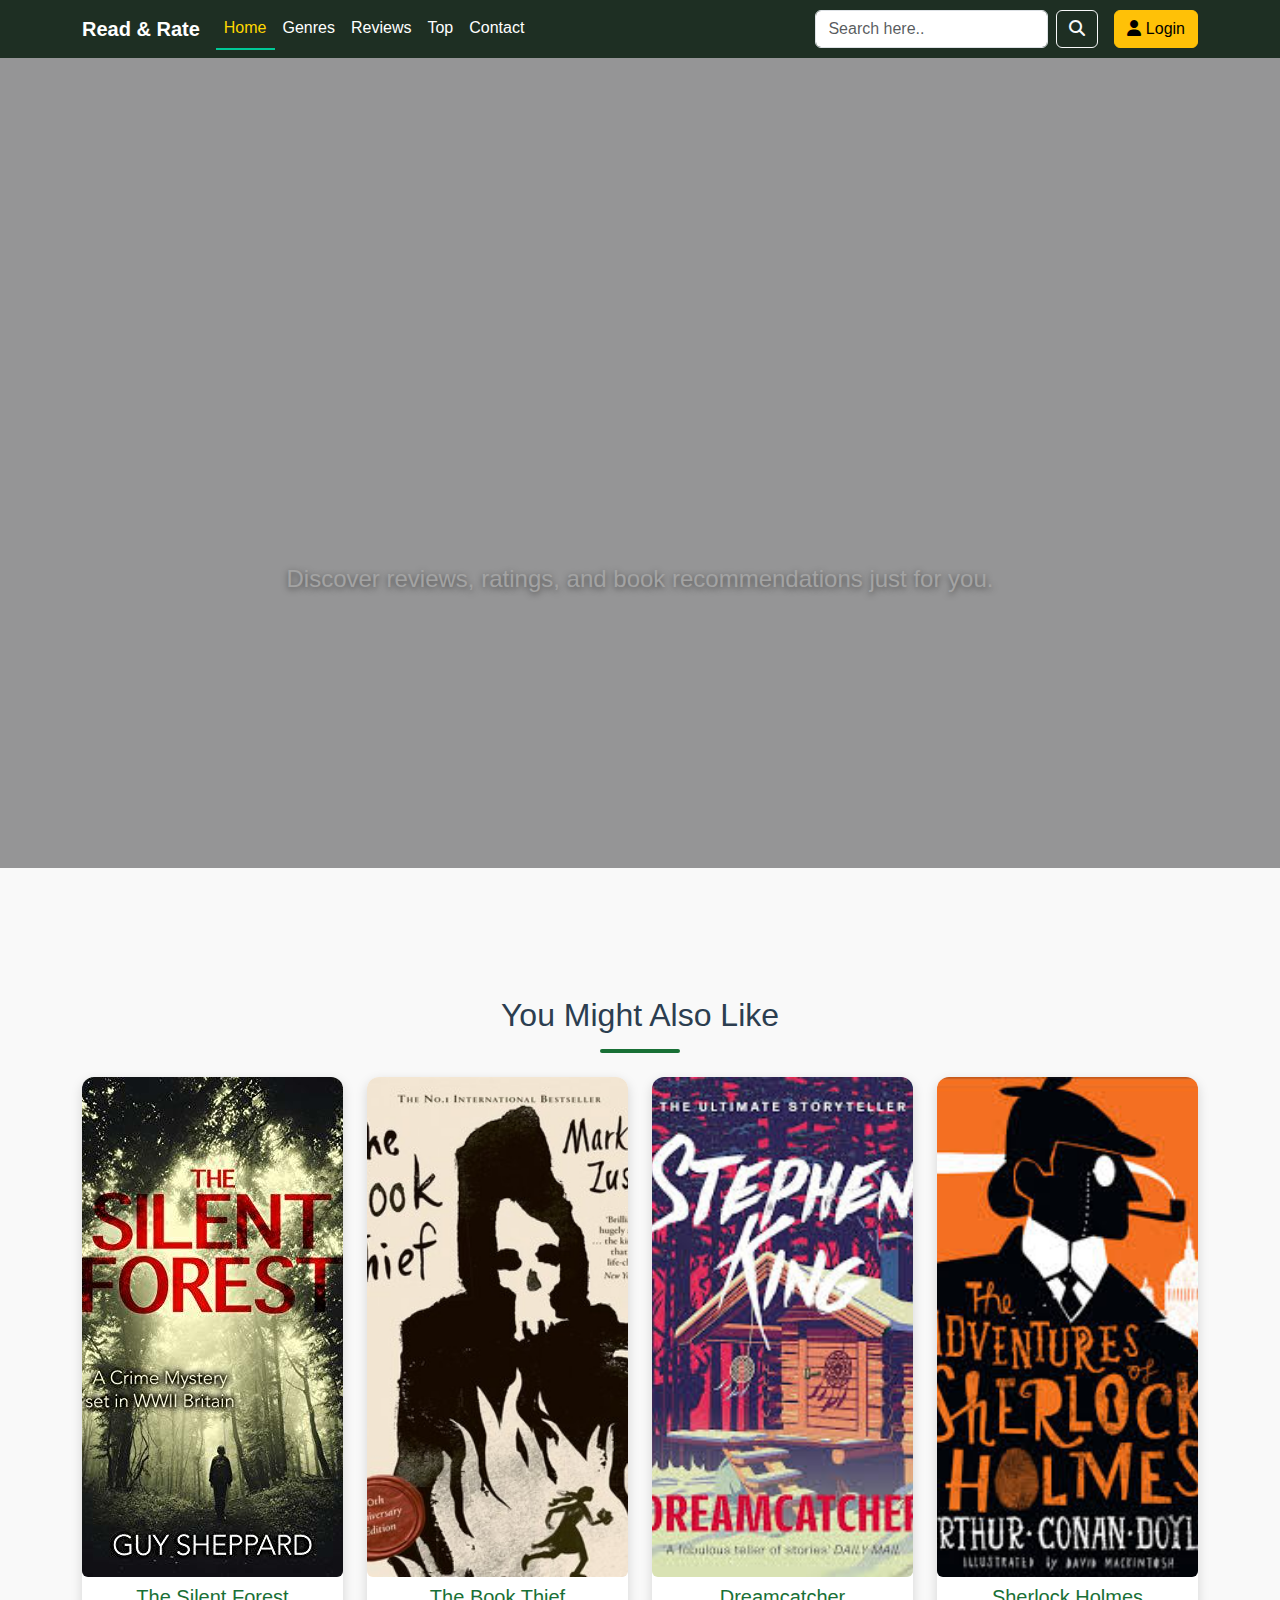
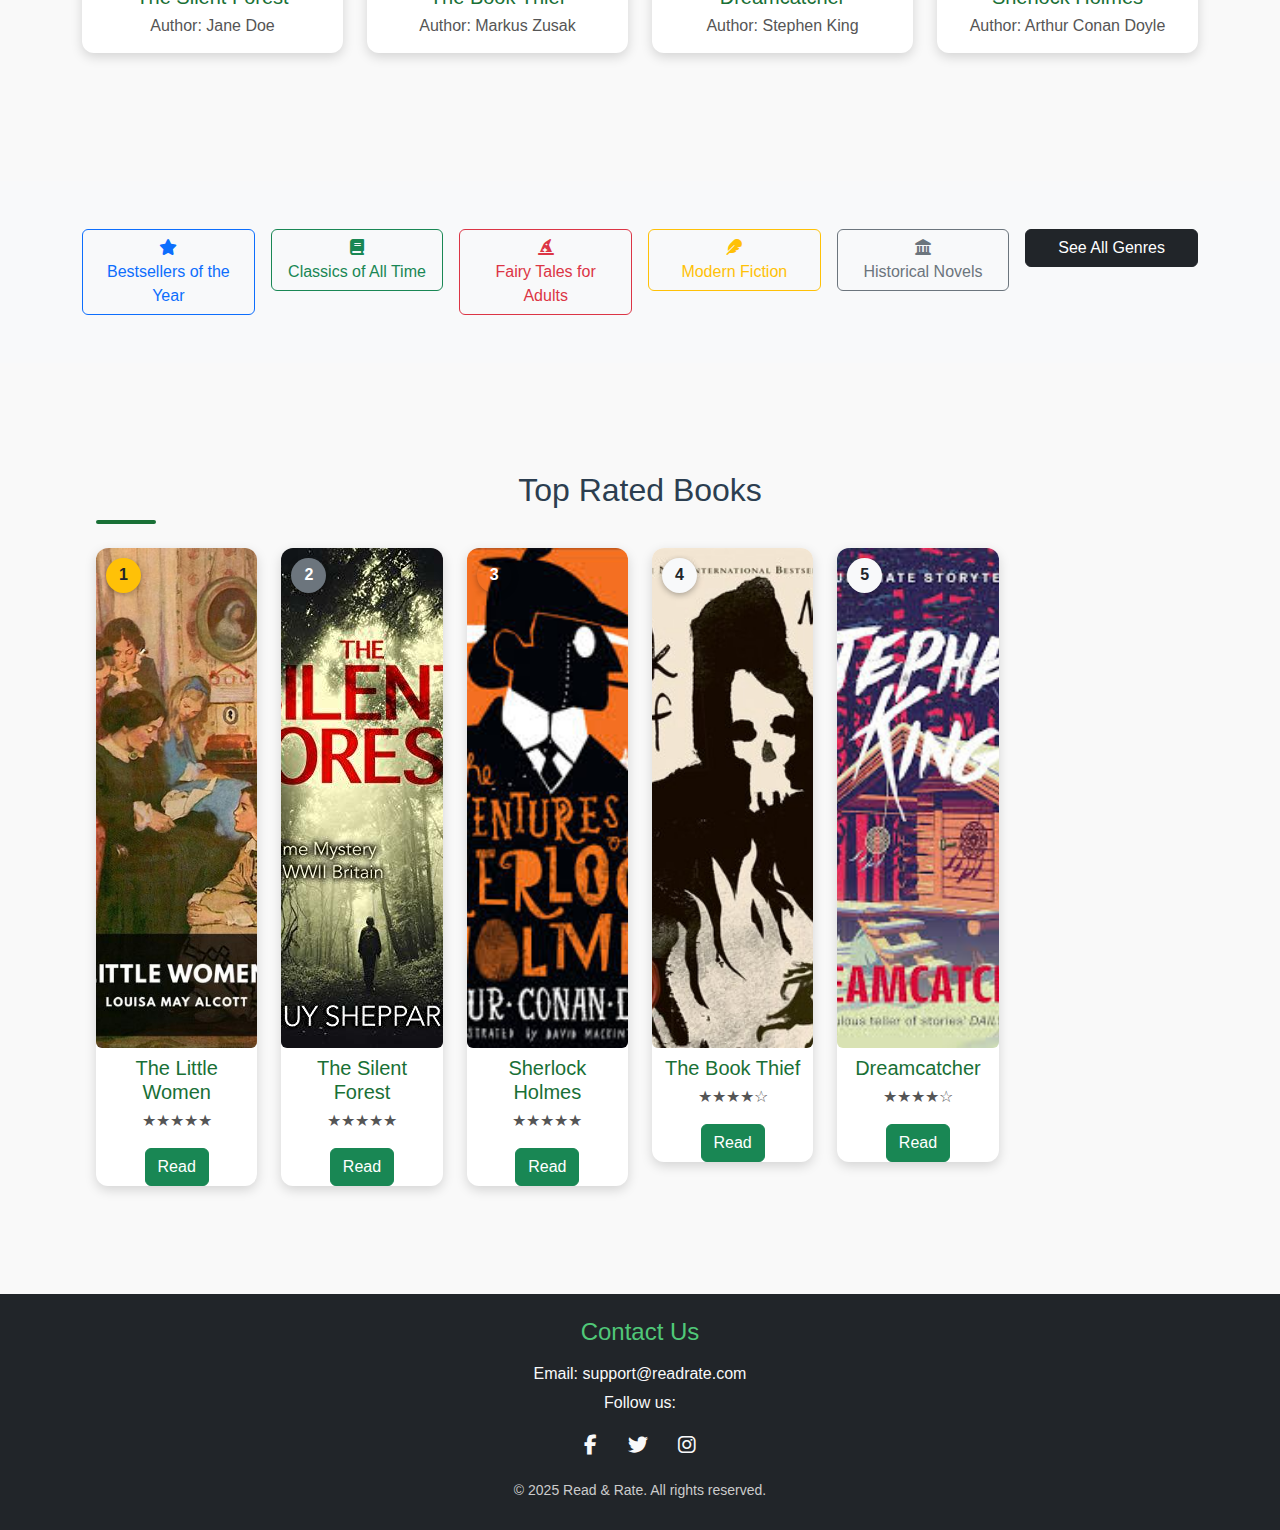
<file: index.html>
<!DOCTYPE html>
<html lang="en">
<head>
  <meta charset="UTF-8">
  <meta name="viewport" content="width=device-width, initial-scale=1.0">
  <title>Read & Rate</title>

 
  <link 
    href="https://cdn.jsdelivr.net/npm/bootstrap@5.3.2/dist/css/bootstrap.min.css" 
    rel="stylesheet"
  >

 
  <link 
    rel="stylesheet" 
    href="https://cdnjs.cloudflare.com/ajax/libs/font-awesome/6.5.0/css/all.min.css"
  >


  <link rel="stylesheet" href="Mainstyle.css">
</head>

<body>

 
  <nav class="navbar navbar-expand-lg custom-navbar">
  <div class="container">
    <a class="navbar-brand fw-bold" href="index.html">Read & Rate</a>
    <button class="navbar-toggler" type="button" data-bs-toggle="collapse" data-bs-target="#navbarNav">
      <span class="navbar-toggler-icon"></span>
    </button>

    <div class="collapse navbar-collapse" id="navbarNav">
      <ul class="navbar-nav me-auto mb-2 mb-lg-0">
        <li class="nav-item"><a class="nav-link active" href="index.html">Home</a></li>
        <li class="nav-item"><a class="nav-link" href="genres.html">Genres</a></li>
        <li class="nav-item"><a class="nav-link" href="Review.html">Reviews</a></li>
        <li class="nav-item"><a class="nav-link" href="top.html">Top</a></li>
        <li class="nav-item"><a class="nav-link" href="contact.html">Contact</a></li>
      </ul>

      <form class="d-flex me-3" role="search">
        <input class="form-control me-2" type="search" placeholder="Search here..">
        <button class="btn btn-outline-light" type="submit"><i class="fas fa-search"></i></button>
      </form>

      <a href="#" class="btn btn-warning"><i class="fas fa-user"></i> Login</a>
    </div>
  </div>
</nav>



  <main>
    <section class="hero-banner text-center py-5 bg-light">
      <div class="container">
        <div class="banner-content">
          <h1>Welcome to Read <span class="text-success">&</span> Rate</h1>
          <p class="lead">Discover reviews, ratings, and book recommendations just for you.</p>
        </div>
      </div>
    </section>


    <section class="books-section py-5">
      <div class="container">
        <h2 class="mb-4">You Might Also Like</h2>
        <div class="row g-4">
          <div class="col-md-3">
            <div class="book-card text-center">
              <img src="silentforest.jpg" alt="The Silent Forest" class="img-fluid rounded">
              <h3 class="mt-2">The Silent Forest</h3>
              <p>Author: Jane Doe</p>
            </div>
          </div>
          <div class="col-md-3">
            <div class="book-card text-center">
              <img src="thebookthief.jpeg" alt="The Book Thief" class="img-fluid rounded">
              <h3 class="mt-2">The Book Thief</h3>
              <p>Author: Markus Zusak</p>
            </div>
          </div>
          <div class="col-md-3">
            <div class="book-card text-center">
              <img src="dreamcatcher.jpeg" alt="Dreamcatcher" class="img-fluid rounded">
              <h3 class="mt-2">Dreamcatcher</h3>
              <p>Author: Stephen King</p>
            </div>
          </div>
          <div class="col-md-3">
            <div class="book-card text-center">
              <img src="sherlock.jpeg" alt="Sherlock Holmes" class="img-fluid rounded">
              <h3 class="mt-2">Sherlock Holmes</h3>
              <p>Author: Arthur Conan Doyle</p>
            </div>
          </div>
        </div>
      </div>
    </section>

  
    <section class="genres-section py-5 bg-light">
      <div class="container text-center">
        <div class="row g-3">
          <div class="col-md-2 col-6">
            <a href="genres.html" class="btn btn-outline-primary w-100">
              <i class="fas fa-star"></i><br>Bestsellers of the Year
            </a>
          </div>
          <div class="col-md-2 col-6">
            <a href="genres.html" class="btn btn-outline-success w-100">
              <i class="fas fa-book"></i><br>Classics of All Time
            </a>
          </div>
          <div class="col-md-2 col-6">
            <a href="genres.html" class="btn btn-outline-danger w-100">
              <i class="fas fa-hat-wizard"></i><br>Fairy Tales for Adults
            </a>
          </div>
          <div class="col-md-2 col-6">
            <a href="genres.html" class="btn btn-outline-warning w-100">
              <i class="fas fa-feather"></i><br>Modern Fiction
            </a>
          </div>
          <div class="col-md-2 col-6">
            <a href="genres.html" class="btn btn-outline-secondary w-100">
              <i class="fas fa-landmark"></i><br>Historical Novels
            </a>
          </div>
          <div class="col-md-2 col-6">
            <a href="genres.html" class="btn btn-dark w-100">See All Genres</a>
          </div>
        </div>
      </div>
    </section>

  
    <section class="top-rated-section py-5">
      <div class="container">
        <div class="top-rated-header text-center mb-4">
          <h2>Top Rated Books</h2>
        </div>
        <div class="row g-4 text-center">
          <div class="col-md-2">
            <div class="book-card">
              <div class="badge bg-warning text-dark">1</div>
              <img src="littlewomen.jpg" alt="The Little Women" class="img-fluid rounded">
              <h3 class="mt-2">The Little Women</h3>
              <p>★★★★★</p>
              <button class="btn btn-success">Read</button>
            </div>
          </div>
          <div class="col-md-2">
            <div class="book-card">
              <div class="badge bg-secondary">2</div>
              <img src="silentforest.jpg" alt="The Silent Forest" class="img-fluid rounded">
              <h3 class="mt-2">The Silent Forest</h3>
              <p>★★★★★</p>
              <button class="btn btn-success">Read</button>
            </div>
          </div>
          <div class="col-md-2">
            <div class="book-card">
              <div class="badge bg-bronze">3</div>
              <img src="sherlock.jpeg" alt="Sherlock Holmes" class="img-fluid rounded">
              <h3 class="mt-2">Sherlock Holmes</h3>
              <p>★★★★★</p>
              <button class="btn btn-success">Read</button>
            </div>
          </div>
          <div class="col-md-2">
            <div class="book-card">
              <div class="badge bg-light text-dark">4</div>
              <img src="thebookthief.jpeg" alt="The Book Thief" class="img-fluid rounded">
              <h3 class="mt-2">The Book Thief</h3>
              <p>★★★★☆</p>
              <button class="btn btn-success">Read</button>
            </div>
          </div>
          <div class="col-md-2">
            <div class="book-card">
              <div class="badge bg-light text-dark">5</div>
              <img src="dreamcatcher.jpeg" alt="Dreamcatcher" class="img-fluid rounded">
              <h3 class="mt-2">Dreamcatcher</h3>
              <p>★★★★☆</p>
              <button class="btn btn-success">Read</button>
            </div>
          </div>
        </div>
      </div>
    </section>
  </main>

 
  <footer class="footer bg-dark text-light py-4">
    <div class="container text-center">
      <h2>Contact Us</h2>
      <p>Email: support@readrate.com</p>
      <p>Follow us:</p>
      <div class="social-icons mb-2">
        <a href="#" class="text-light me-3"><i class="fab fa-facebook-f"></i></a>
        <a href="#" class="text-light me-3"><i class="fab fa-twitter"></i></a>
        <a href="#" class="text-light"><i class="fab fa-instagram"></i></a>
      </div>
      <p class="copy">&copy; 2025 Read & Rate. All rights reserved.</p>
    </div>
  </footer>


  <script 
    src="https://cdn.jsdelivr.net/npm/bootstrap@5.3.2/dist/js/bootstrap.bundle.min.js">
  </script>
</body>
</html>
</file>
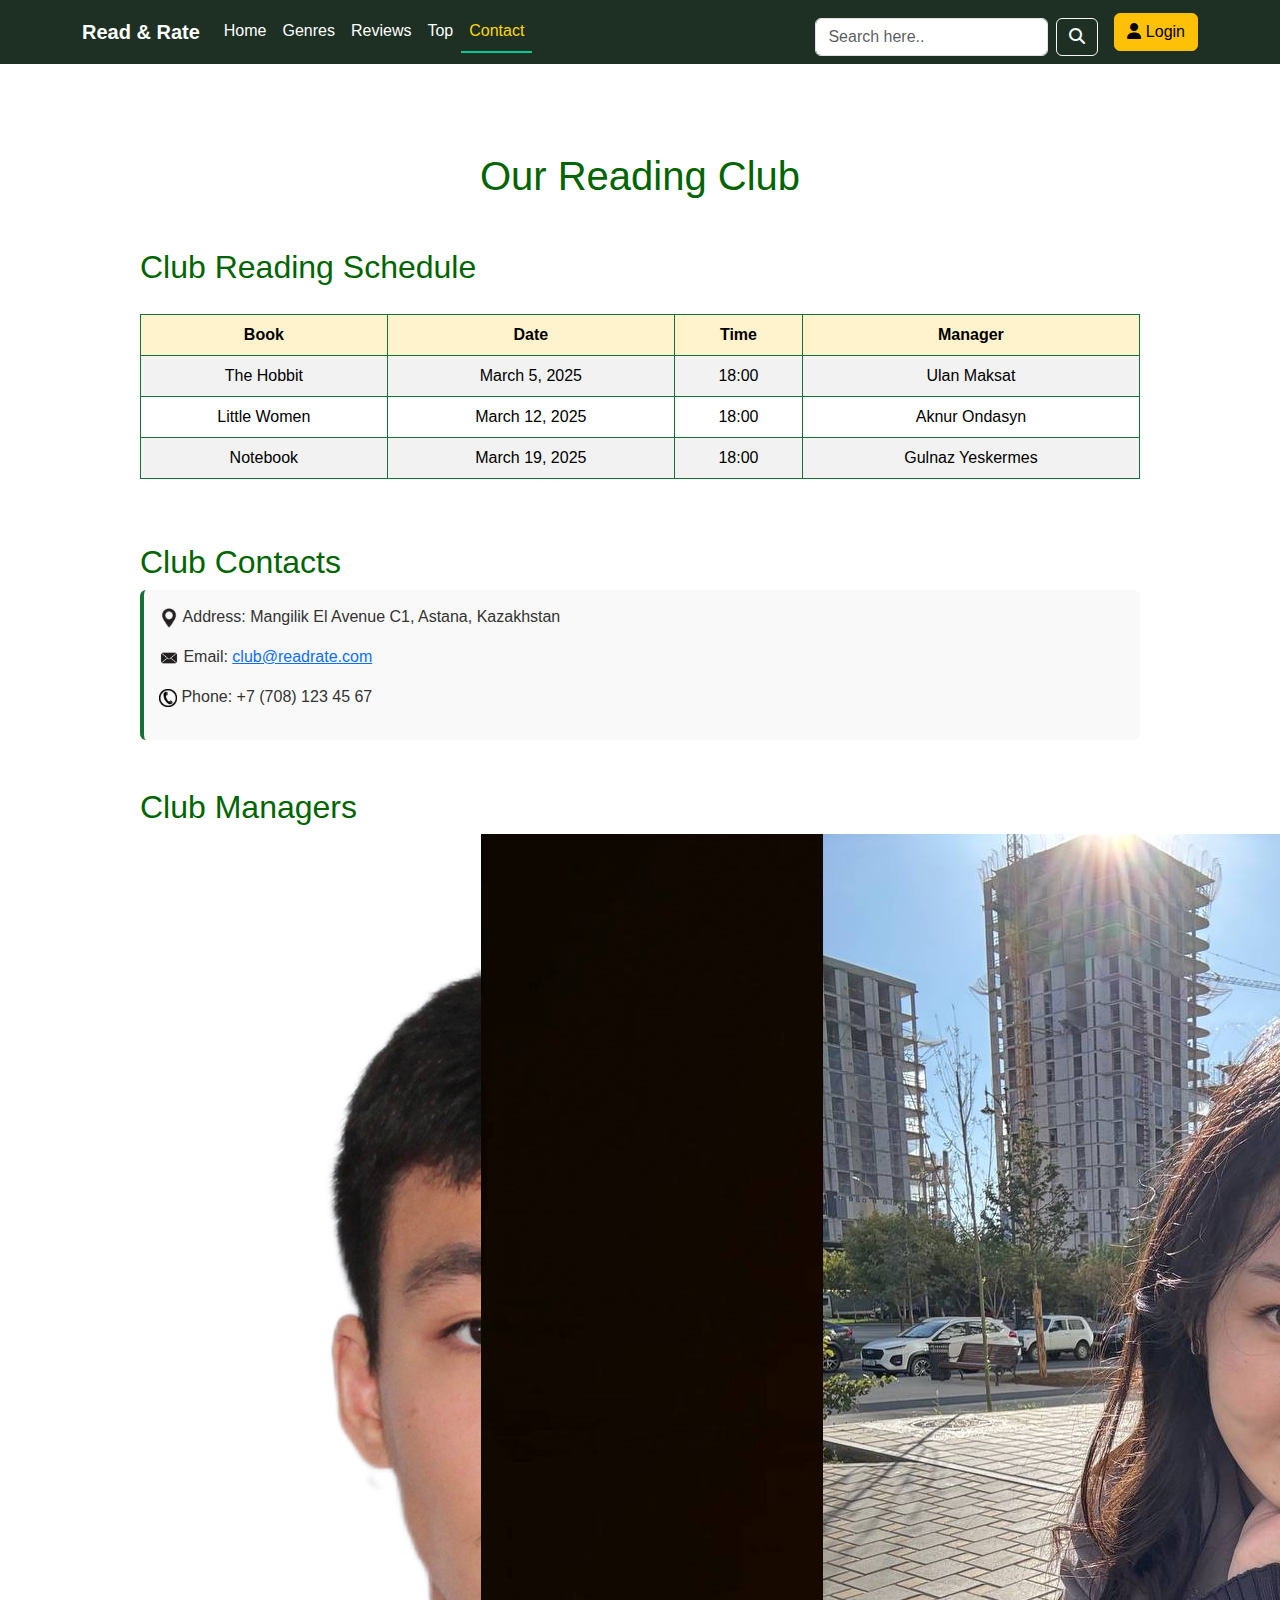
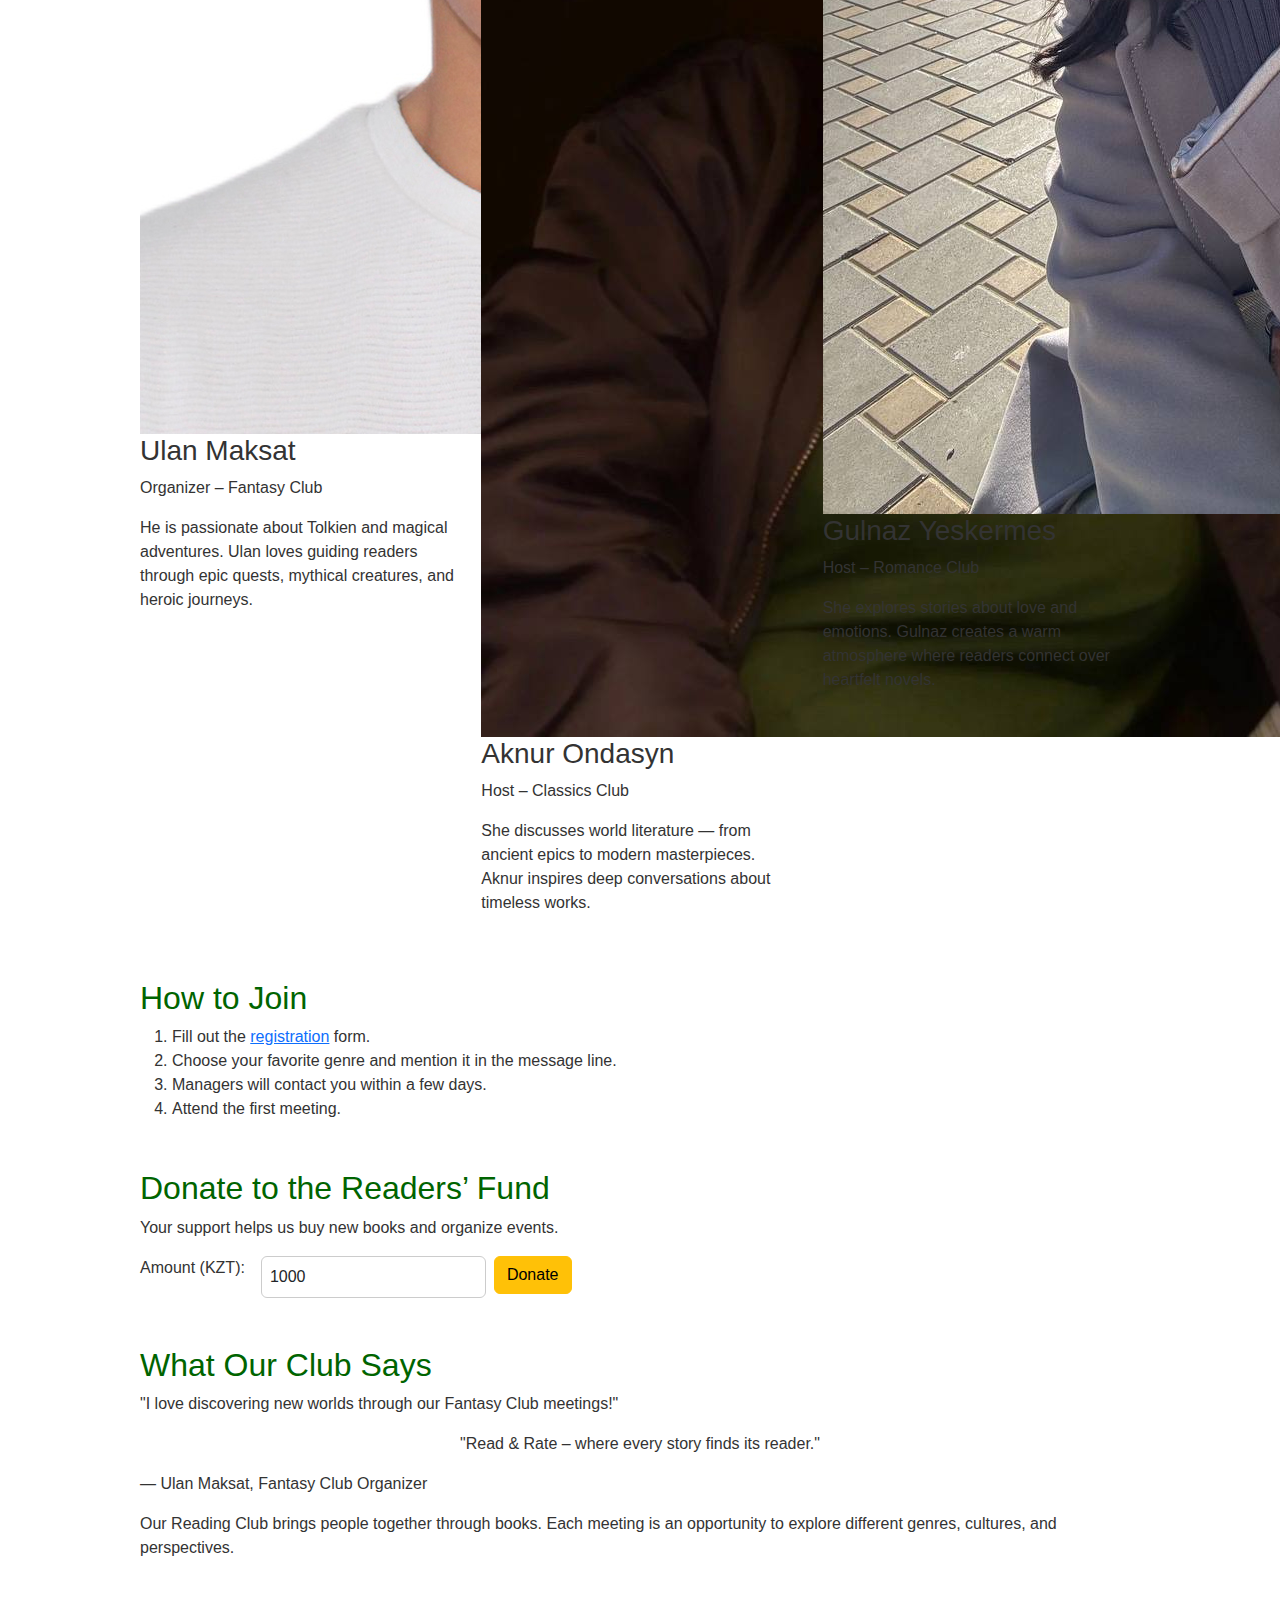
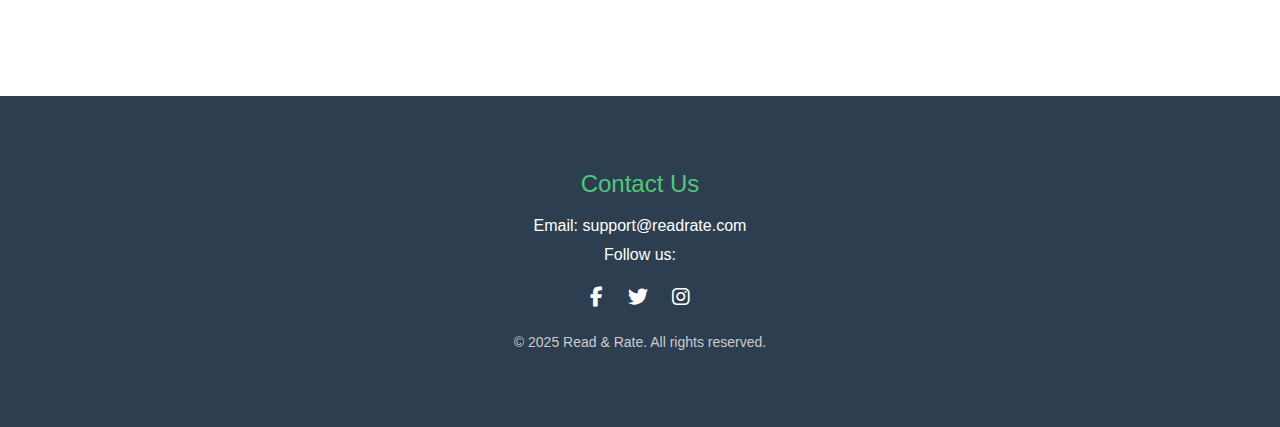
<file: club.html>
<!DOCTYPE html>
<html lang="en">
<head>
  <meta charset="UTF-8">
  <meta name="viewport" content="width=device-width, initial-scale=1.0">
  <title>Read & Rate — Club</title>

  <link 
    href="https://cdn.jsdelivr.net/npm/bootstrap@5.3.2/dist/css/bootstrap.min.css" 
    rel="stylesheet">

  <link 
    rel="stylesheet" 
    href="https://cdnjs.cloudflare.com/ajax/libs/font-awesome/6.5.0/css/all.min.css">

  <link rel="stylesheet" href="Mainstyle.css">
  <link rel="stylesheet" href="club.css">
</head>

<body>
  <nav class="navbar navbar-expand-lg custom-navbar">
    <div class="container">
      <a class="navbar-brand fw-bold" href="index.html">Read & Rate</a>
      <button class="navbar-toggler" type="button" data-bs-toggle="collapse" data-bs-target="#navbarNav">
        <span class="navbar-toggler-icon"></span>
      </button>

      <div class="collapse navbar-collapse" id="navbarNav">
        <ul class="navbar-nav me-auto mb-2 mb-lg-0">
          <li class="nav-item"><a class="nav-link" href="index.html">Home</a></li>
          <li class="nav-item"><a class="nav-link" href="genres.html">Genres</a></li>
          <li class="nav-item"><a class="nav-link" href="Review.html">Reviews</a></li>
          <li class="nav-item"><a class="nav-link" href="top.html">Top</a></li>
          <li class="nav-item"><a class="nav-link active" href="contact.html">Contact</a></li>
        </ul>

        <form class="d-flex me-3" role="search">
          <input class="form-control me-2" type="search" placeholder="Search here..">
          <button class="btn btn-outline-light" type="submit"><i class="fas fa-search"></i></button>
        </form>

        <a href="#" class="btn btn-warning"><i class="fas fa-user"></i> Login</a>
      </div>
    </div>
  </nav>

  <main class="py-5">
    <div class="container">
      <h1 class="text-center mb-5">Our Reading Club</h1>

      <section class="mb-5">
        <h2>Club Reading Schedule</h2>
        <div class="table-responsive">
          <table class="table table-striped align-middle">
            <thead class="table-warning">
              <tr>
                <th>Book</th>
                <th>Date</th>
                <th>Time</th>
                <th>Manager</th>
              </tr>
            </thead>
            <tbody>
              <tr>
                <td>The Hobbit</td>
                <td><time datetime="2025-03-05">March 5, 2025</time></td>
                <td>18:00</td>
                <td>Ulan Maksat</td>
              </tr>
              <tr>
                <td>Little Women</td>
                <td><time datetime="2025-03-12">March 12, 2025</time></td>
                <td>18:00</td>
                <td>Aknur Ondasyn</td>
              </tr>
              <tr>
                <td>Notebook</td>
                <td><time datetime="2025-03-19">March 19, 2025</time></td>
                <td>18:00</td>
                <td>Gulnaz Yeskermes</td>
              </tr>
            </tbody>
          </table>
        </div>
      </section>

      <section class="mb-5">
        <h2>Club Contacts</h2>
        <address>
          <p><img src="gps.png" alt="Location" width="20"> Address: Mangilik El Avenue C1, Astana, Kazakhstan</p>
          <p><img src="email.png" alt="Email" width="20"> Email: <a href="mailto:club@readrate.com">club@readrate.com</a></p>
          <p><img src="contact.png" alt="Phone" width="18"> Phone: +7 (708) 123 45 67</p>
        </address>
      </section>

      <section class="mb-5">
        <h2>Club Managers</h2>
        <div class="row g-4">
          <div class="col-md-4">
            <div class="profile-card">
              <img src="manager1.jpg" alt="Ulan" class="avatar">
              <div class="info">
                <h3 class="name">Ulan Maksat</h3>
                <p class="role">Organizer – Fantasy Club</p>
                <p>He is passionate about Tolkien and magical adventures. Ulan loves guiding readers through epic quests, mythical creatures, and heroic journeys.</p>
              </div>
            </div>
          </div>

          <div class="col-md-4">
            <div class="profile-card">
              <img src="manager2.jpg" alt="Aknur" class="avatar">
              <div class="info">
                <h3 class="name">Aknur Ondasyn</h3>
                <p class="role">Host – Classics Club</p>
                <p>She discusses world literature — from ancient epics to modern masterpieces. Aknur inspires deep conversations about timeless works.</p>
              </div>
            </div>
          </div>

          <div class="col-md-4">
            <div class="profile-card">
              <img src="manager3.jpg" alt="Gulnaz" class="avatar">
              <div class="info">
                <h3 class="name">Gulnaz Yeskermes</h3>
                <p class="role">Host – Romance Club</p>
                <p>She explores stories about love and emotions. Gulnaz creates a warm atmosphere where readers connect over heartfelt novels.</p>
              </div>
            </div>
          </div>
        </div>
      </section>


      <section class="mb-5">
        <h2>How to Join</h2>
        <ol>
          <li>Fill out the <a href="contact.html">registration</a> form.</li>
          <li>Choose your favorite genre and mention it in the message line.</li>
          <li>Managers will contact you within a few days.</li>
          <li>Attend the first meeting.</li>
        </ol>
      </section>


      <section class="mb-5">
        <h2>Donate to the Readers’ Fund</h2>
        <p>Your support helps us buy new books and organize events.</p>
        <form class="d-flex flex-column flex-sm-row gap-2 align-items-start">
          <label class="form-label me-2">Amount (KZT):</label>
          <input type="number" class="form-control w-auto" min="100" step="100" value="1000">
          <button type="submit" class="btn btn-warning">Donate</button>
        </form>
      </section>

      <section class="mb-5">
        <h2>What Our Club Says</h2>

        <div class="text-demo text-left" data-label="Member's Thought">
          <p>"I love discovering new worlds through our Fantasy Club meetings!"</p>
        </div>

        <div class="text-demo text-center" data-label="Club Motto">
          <p>"Read & Rate – where every story finds its reader."</p>
        </div>

        <div class="text-demo text-right" data-label="Organiser's Note">
          <p>— Ulan Maksat, Fantasy Club Organizer</p>
        </div>

        <div class="text-demo text-justify" data-label="Our Mission">
          <p>Our Reading Club brings people together through books. Each meeting is an opportunity to explore different genres, cultures, and perspectives.</p>
        </div>
      </section>
    </div>
  </main>

  <footer class="footer mt-auto">
    <div class="footer-content text-center py-4">
      <h2>Contact Us</h2>
      <p>Email: support@readrate.com</p>
      <p>Follow us:</p>
      <div class="social-icons mb-2">
        <a href="#"><i class="fab fa-facebook-f"></i></a>
        <a href="#"><i class="fab fa-twitter"></i></a>
        <a href="#"><i class="fab fa-instagram"></i></a>
      </div>
      <p class="copy mb-0">&copy; 2025 Read & Rate. All rights reserved.</p>
    </div>
  </footer>

  <script src="https://cdn.jsdelivr.net/npm/bootstrap@5.3.2/dist/js/bootstrap.bundle.min.js"></script>
</body>
</html>
</file>
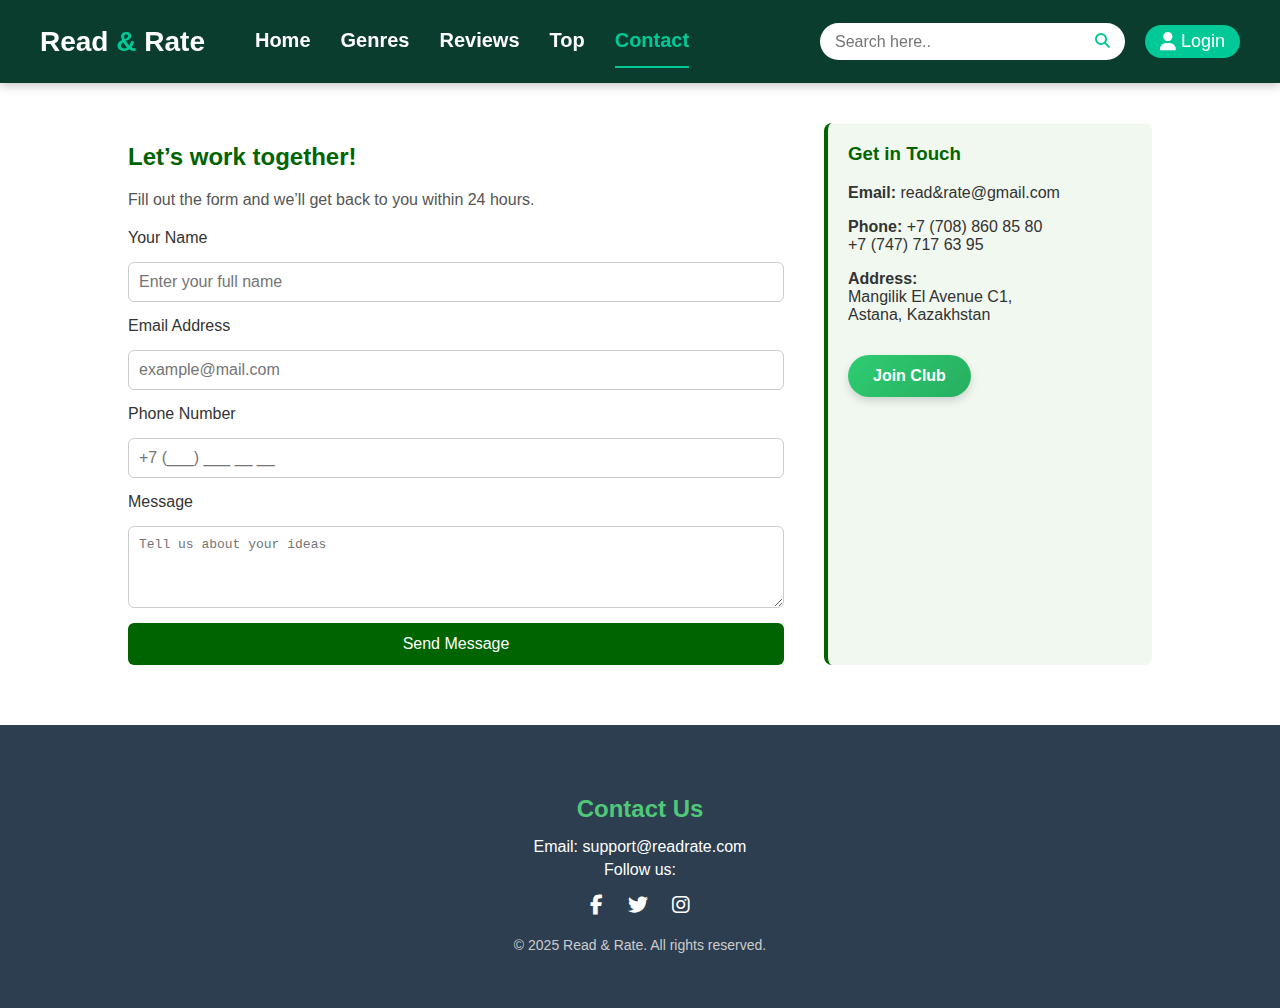
<file: contact.html>
<!DOCTYPE html>
<html lang="en">
<head>
  <meta charset="UTF-8">
  <title>Contact Us</title>
  <link rel="stylesheet" href="Mainstyle.css">
  <link rel="stylesheet" href="contact.css">
  <link rel="icon" href="book-icon.png" type="image/png">
  <link rel="stylesheet" href="https://cdnjs.cloudflare.com/ajax/libs/font-awesome/6.5.0/css/all.min.css">
</head>
<body>
  <header>

    <div class="left">
      <div class="logo">Read <span class="emerald">&</span> Rate</div>
      <nav>
        <a href="index.html" >Home</a>
        <a href="genres.html">Genres</a>
        <a href="Review.html">Reviews</a>
        <a href="#">Top</a>
        <a href="contact.html" class="active">Contact</a>
      </nav>
    </div>

    <div class="right">
      <form>
        <input type="text" placeholder="Search here..">
        <button type="submit"><i class="fas fa-search"></i></button>
      </form>
      <a href="#" class="login"><i class="fas fa-user"></i> Login</a>
    </div>
  </header>

  <main class="contact-container">
    <!-- Левая часть: форма -->
    <section class="contact-form">
      <h2>Let’s work together!</h2>
      <p>Fill out the form and we’ll get back to you within 24 hours.</p>
      <form>
        <label>Your Name</label>
        <input type="text" placeholder="Enter your full name">

        <label>Email Address</label>
        <input type="email" placeholder="example@mail.com">

        <label>Phone Number</label>
        <input type="tel" placeholder="+7 (___) ___ __ __">

        <label>Message</label>
        <textarea rows="4" placeholder="Tell us about your ideas"></textarea>

        <button type="submit">Send Message</button>
      </form>
    </section>

    <!-- Правая часть: контакты -->
    <aside class="contact-info">
      <h3>Get in Touch</h3>
      <p><strong>Email:</strong> read&rate@gmail.com</p>
      <p><strong>Phone:</strong> +7 (708) 860 85 80<br>+7 (747) 717 63 95</p>
      <p><strong>Address:</strong><br>Mangilik El Avenue C1,<br>Astana, Kazakhstan</p>
      <a href="club.html" class="join-btn">Join Club</a>
    </aside>
  </main>

  <footer class="footer">
  <div class="footer-content">
    <h2>Contact Us</h2>
    <p>Email: support@readrate.com</p>
    <p>Follow us:</p>
    <div class="social-icons">
      <a href="#"><i class="fab fa-facebook-f"></i></a>
      <a href="#"><i class="fab fa-twitter"></i></a>
      <a href="#"><i class="fab fa-instagram"></i></a>
    </div>
    <p class="copy">&copy; 2025 Read & Rate. All rights reserved.</p>
  </div>
</footer>
</body>
</html>
</file>
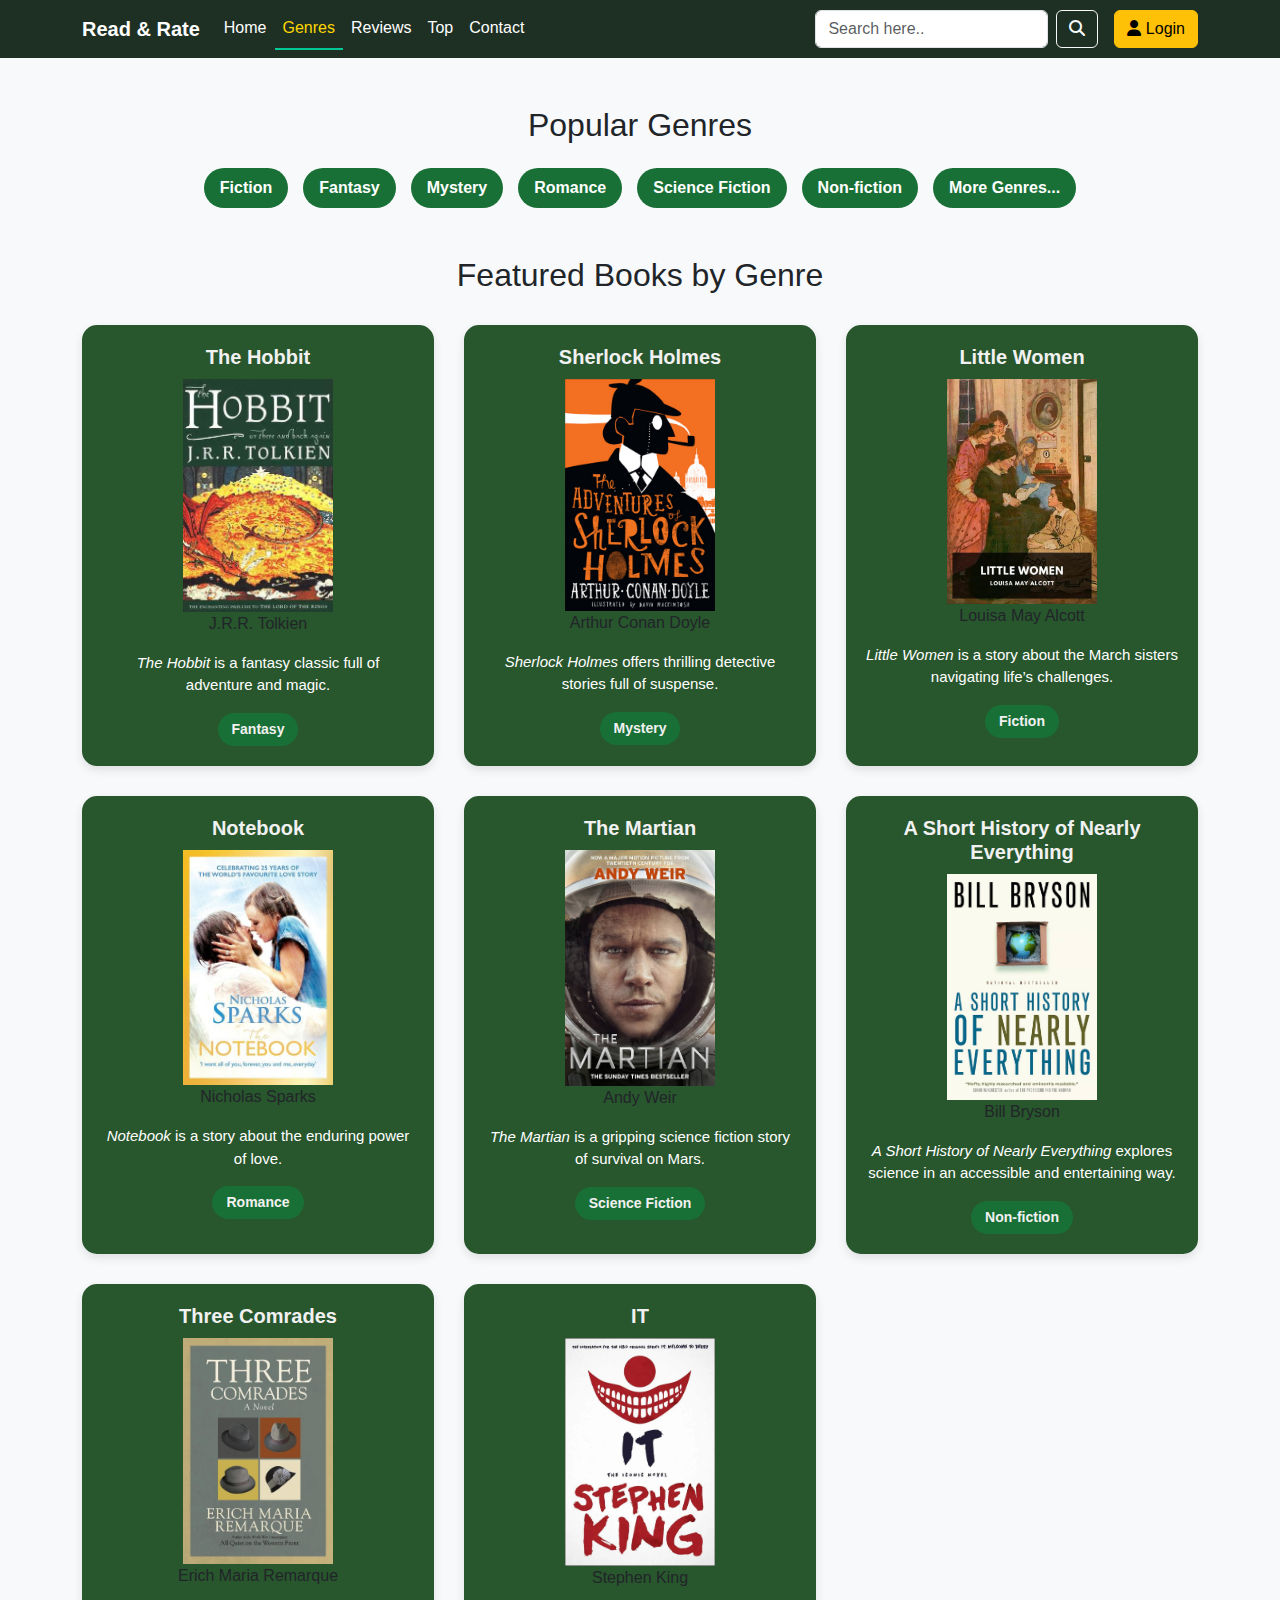
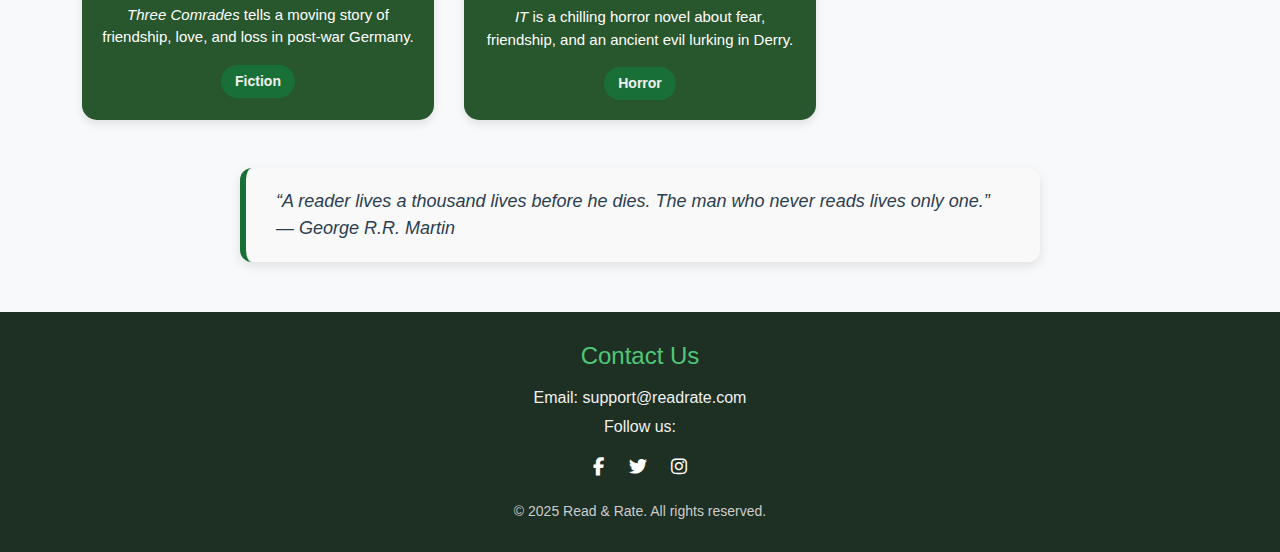
<file: genres.html>
<!DOCTYPE html>
<html lang="en">
<head>
  <meta charset="UTF-8">
  <meta name="viewport" content="width=device-width, initial-scale=1.0">
  <title>Read & Rate</title>

  <link 
    href="https://cdn.jsdelivr.net/npm/bootstrap@5.3.2/dist/css/bootstrap.min.css" 
    rel="stylesheet"
  >


  <link 
    rel="stylesheet" 
    href="https://cdnjs.cloudflare.com/ajax/libs/font-awesome/6.5.0/css/all.min.css"
  >

  <link rel="stylesheet" href="Mainstyle.css">


  <style>
    body {
      background-color: #f8f9fa;
    }

    .books-grid {
      display: grid;
      grid-template-columns: repeat(auto-fit, minmax(280px, 1fr));
      gap: 30px;
      margin-top: 30px;
    }

    article.heavy-rounded {
      background: #28562d;
      border-radius: 15px;
      box-shadow: 0 4px 10px rgba(0,0,0,0.1);
      padding: 20px;
      text-align: center;
      transition: transform 0.3s, box-shadow 0.3s;
    }

    article.heavy-rounded:hover {
      transform: translateY(-5px);
      box-shadow: 0 8px 16px rgba(0,0,0,0.15);
    }

    article.heavy-rounded h3 {
      color: #ffffff;
      font-size: 20px;
      margin-bottom: 10px;
    }

    article.heavy-rounded a {
      color: #f1f1f1;
      font-weight: bold;
      text-decoration: none;
    }

    article.heavy-rounded a:hover {
      color: #ffd700;
    }

    article.heavy-rounded p {
      color: #ffffff;
      font-size: 15px;
    }

    .genre-tag {
      display: inline-block;
      padding: 6px 14px;
      font-size: 14px;
      font-weight: 600;
      color: white;
      background: #197036;
      border-radius: 20px;
      text-decoration: none;
    }

    .genre-tag:hover {
      background: #145a2c;
    }

    .genre-list ul {
      list-style: none;
      padding: 0;
      display: flex;
      gap: 15px;
      flex-wrap: wrap;
      justify-content: center;
    }

    .genre-list ul li a {
      display: inline-block;
      padding: 8px 16px;
      font-weight: 600;
      color: white;
      background: #197036;
      border-radius: 20px;
      text-decoration: none;
    }

    .genre-list ul li a:hover {
      background: #145a2c;
    }

    aside {
      margin: 40px auto;
      max-width: 800px;
      padding: 20px 30px;
      background: #f9f9f9;
      border-left: 6px solid #197036;
      border-radius: 12px;
      box-shadow: 0 4px 12px rgba(0,0,0,0.1);
    }

    aside blockquote {
      font-style: italic;
      font-size: 18px;
      color: #2c3e50;
      margin: 0;
    }

    .footer {
      background: #1e2f23;
      color: #f1f1f1;
      text-align: center;
      padding: 30px 0;
      margin-top: 50px;
    }

    .footer .social-icons a {
      color: white;
      margin: 0 10px;
      font-size: 18px;
    }

    .footer .social-icons a:hover {
      color: #ffd700;
    }
  </style>
</head>
<script src="https://cdn.jsdelivr.net/npm/bootstrap@5.3.2/dist/js/bootstrap.bundle.min.js"></script>

<body>

  <nav class="navbar navbar-expand-lg custom-navbar">
  <div class="container">
    <a class="navbar-brand fw-bold" href="index.html">Read & Rate</a>
    <button class="navbar-toggler" type="button" data-bs-toggle="collapse" data-bs-target="#navbarNav">
      <span class="navbar-toggler-icon"></span>
    </button>

    <div class="collapse navbar-collapse" id="navbarNav">
      <ul class="navbar-nav me-auto mb-2 mb-lg-0">
        <li class="nav-item"><a class="nav-link" href="index.html">Home</a></li>
        <li class="nav-item"><a class="nav-link active" href="genres.html">Genres</a></li>
        <li class="nav-item"><a class="nav-link" href="Review.html">Reviews</a></li>
        <li class="nav-item"><a class="nav-link" href="top.html">Top</a></li>
        <li class="nav-item"><a class="nav-link" href="contact.html">Contact</a></li>
      </ul>

      <form class="d-flex me-3" role="search">
        <input class="form-control me-2" type="search" placeholder="Search here..">
        <button class="btn btn-outline-light" type="submit"><i class="fas fa-search"></i></button>
      </form>

      <a href="#" class="btn btn-warning"><i class="fas fa-user"></i> Login</a>
    </div>
  </div>
</nav>


  <main class="container my-5">
    <section class="genre-list text-center mb-5">
      <h2 class="mb-4">Popular Genres</h2>
      <ul>
        <li><a href="fiction.html">Fiction</a></li>
        <li><a href="fantasy.html">Fantasy</a></li>
        <li><a href="mystery.html">Mystery</a></li>
        <li><a href="romance.html">Romance</a></li>
        <li><a href="scifi.html">Science Fiction</a></li>
        <li><a href="nonfiction.html">Non-fiction</a></li>
        <li><a href="more genres.html">More Genres...</a></li>
      </ul>
    </section>

    <section>
      <h2 class="text-center mb-4">Featured Books by Genre</h2>
      <div class="books-grid">
        <article class="heavy-rounded">
          <h3><a href="hobbit.html">The Hobbit</a></h3>
          <figure>
            <a href="hobbit.html"><img src="hobbit.jpg" alt="The Hobbit" width="150"></a>
            <figcaption>J.R.R. Tolkien</figcaption>
          </figure>
          <p><em>The Hobbit</em> is a fantasy classic full of adventure and magic.</p>
          <a href="fantasy.html" class="genre-tag">Fantasy</a>
        </article>

        <article class="heavy-rounded">
          <h3><a href="sherlock.html">Sherlock Holmes</a></h3>
          <figure>
            <a href="sherlock.html"><img src="sherlock.jpg" alt="Sherlock Holmes" width="150"></a>
            <figcaption>Arthur Conan Doyle</figcaption>
          </figure>
          <p><em>Sherlock Holmes</em> offers thrilling detective stories full of suspense.</p>
          <a href="mystery.html" class="genre-tag">Mystery</a>
        </article>

        <article class="heavy-rounded">
          <h3><a href="littlewomen.html">Little Women</a></h3>
          <figure>
            <a href="littlewomen.html"><img src="littlewomen.jpg" alt="Little Women" width="150"></a>
            <figcaption>Louisa May Alcott</figcaption>
          </figure>
          <p><em>Little Women</em> is a story about the March sisters navigating life’s challenges.</p>
          <a href="fiction.html" class="genre-tag">Fiction</a>
        </article>

        <article class="heavy-rounded">
          <h3><a href="notebook.html">Notebook</a></h3>
          <figure>
            <a href="notebook.html"><img src="notebook.jpg" alt="Notebook" width="150"></a>
            <figcaption>Nicholas Sparks</figcaption>
          </figure>
          <p><em>Notebook</em> is a story about the enduring power of love.</p>
          <a href="romance.html" class="genre-tag">Romance</a>
        </article>

        <article class="heavy-rounded">
          <h3><a href="themartian.html">The Martian</a></h3>
          <figure>
            <a href="themartian.html"><img src="martian.jpg" alt="The Martian" width="150"></a>
            <figcaption>Andy Weir</figcaption>
          </figure>
          <p><em>The Martian</em> is a gripping science fiction story of survival on Mars.</p>
          <a href="scifi.html" class="genre-tag">Science Fiction</a>
        </article>

        <article class="heavy-rounded">
          <h3><a href="shorthistory.html">A Short History of Nearly Everything</a></h3>
          <figure>
            <a href="shorthistory.html"><img src="billsbook.jpg" alt="A Short History of Nearly Everything" width="150"></a>
            <figcaption>Bill Bryson</figcaption>
          </figure>
          <p><em>A Short History of Nearly Everything</em> explores science in an accessible and entertaining way.</p>
          <a href="nonfiction.html" class="genre-tag">Non-fiction</a>
        </article>

        <article class="heavy-rounded">
          <h3><a href="threecomrades.html">Three Comrades</a></h3>
          <figure>
            <a href="threecomrades.html"><img src="threecomrades.jpg" alt="Three Comrades" width="150"></a>
            <figcaption>Erich Maria Remarque</figcaption>
          </figure>
          <p><em>Three Comrades</em> tells a moving story of friendship, love, and loss in post-war Germany.</p>
          <a href="fiction.html" class="genre-tag">Fiction</a>
        </article>

        <article class="heavy-rounded">
          <h3><a href="it.html">IT</a></h3>
          <figure>
            <a href="it.html"><img src="IT.jpg" alt="IT" width="150"></a>
            <figcaption>Stephen King</figcaption>
          </figure>
          <p><em>IT</em> is a chilling horror novel about fear, friendship, and an ancient evil lurking in Derry.</p>
          <a href="horror.html" class="genre-tag">Horror</a>
        </article>
      </div>
    </section>

    <aside class="mt-5">
      <blockquote>
        “A reader lives a thousand lives before he dies. The man who never reads lives only one.”  
        — George R.R. Martin
      </blockquote>
    </aside>
  </main>

  <footer class="footer">
    <div class="container">
      <h2>Contact Us</h2>
      <p>Email: support@readrate.com</p>
      <p>Follow us:</p>
      <div class="social-icons mb-3">
        <a href="#"><i class="fab fa-facebook-f"></i></a>
        <a href="#"><i class="fab fa-twitter"></i></a>
        <a href="#"><i class="fab fa-instagram"></i></a>
      </div>
      <p class="copy mb-0">&copy; 2025 Read & Rate. All rights reserved.</p>
    </div>
  </footer>

</body>
</html>
</file>
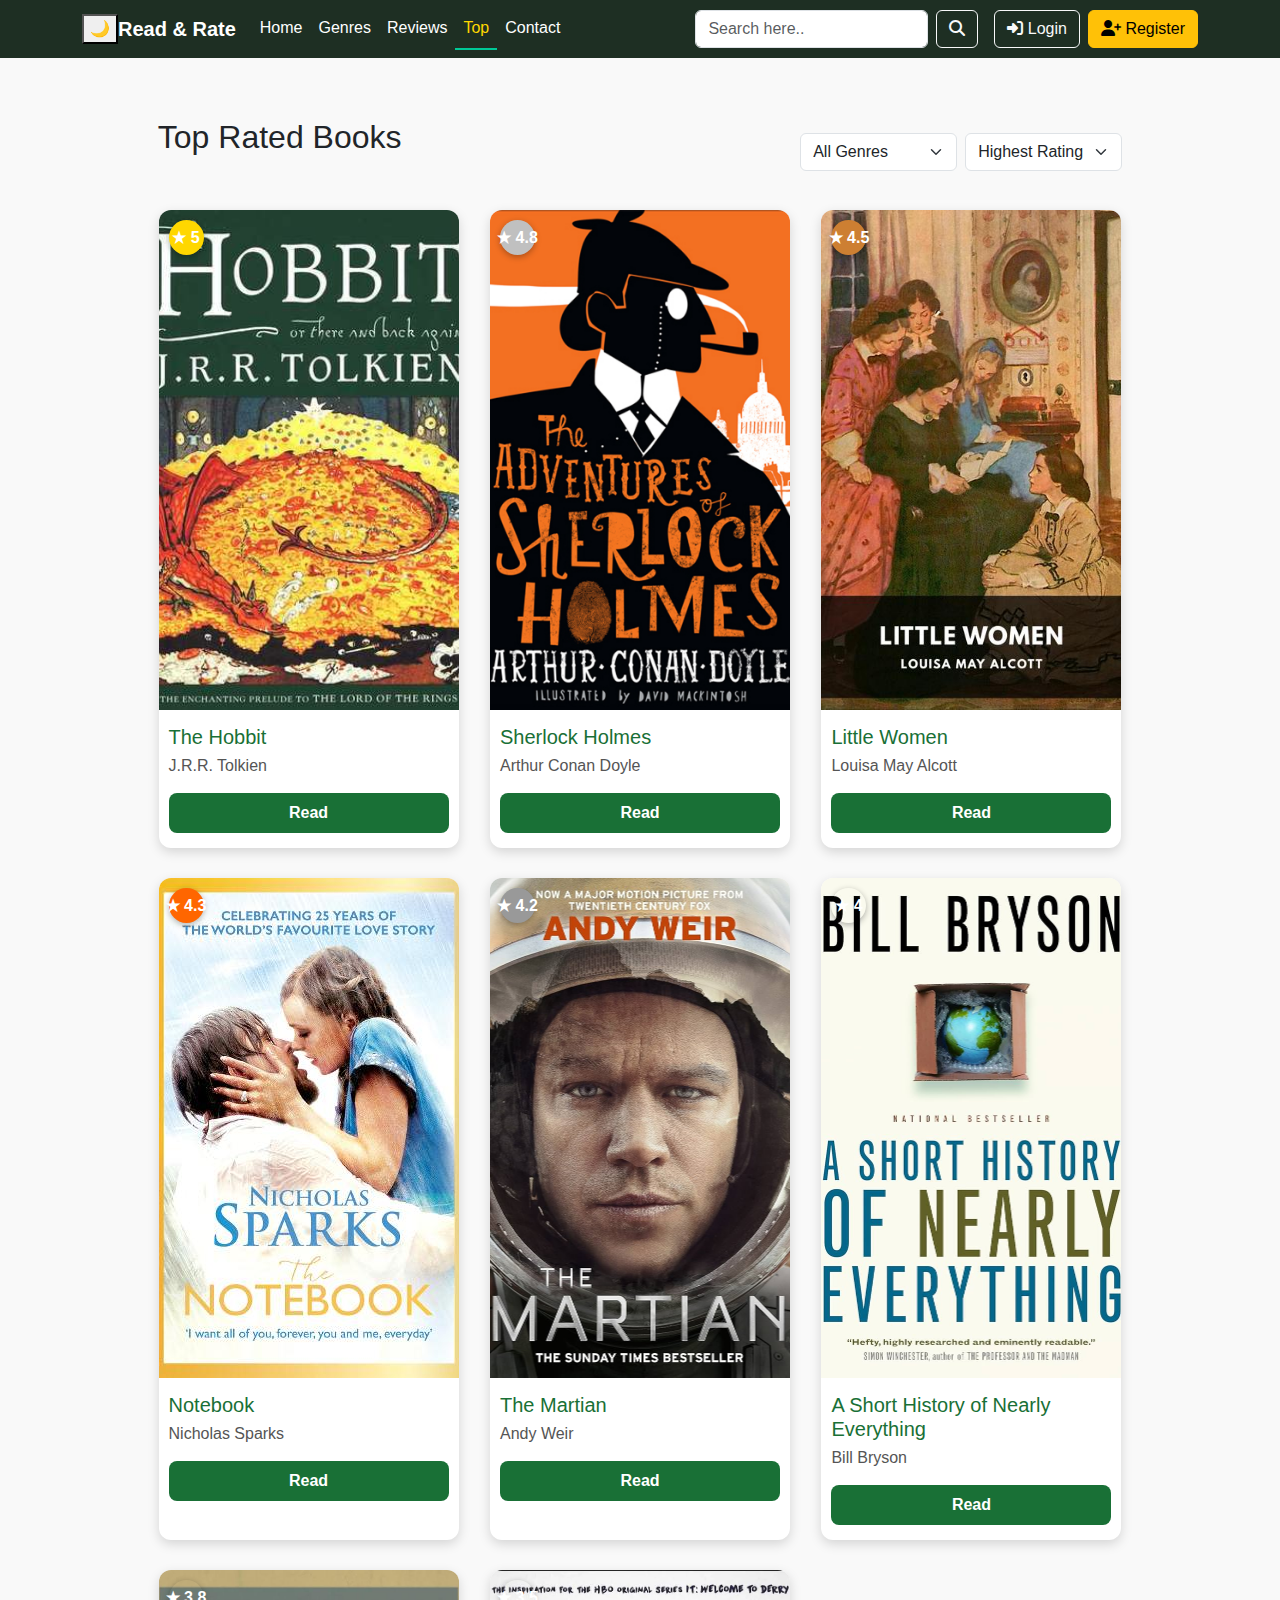
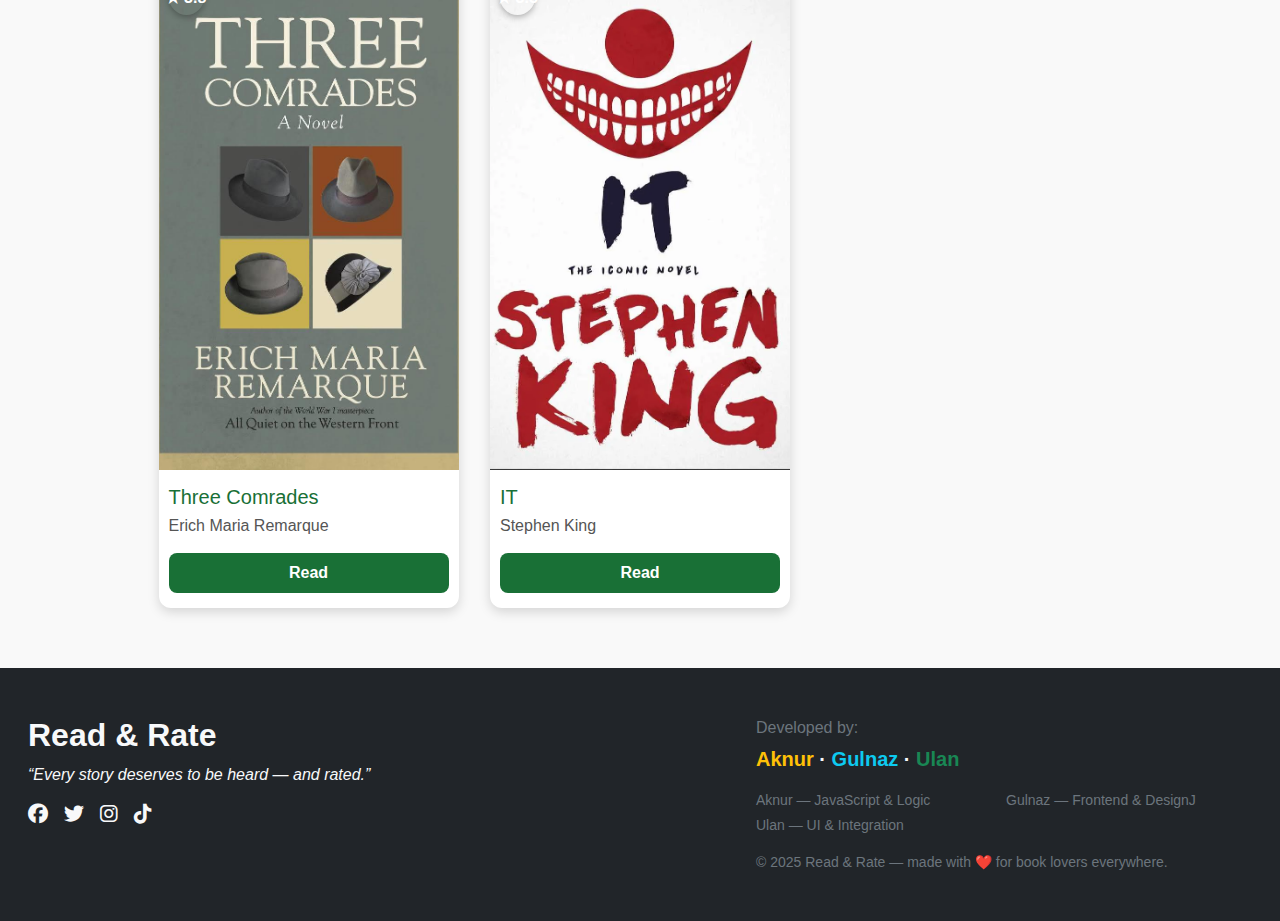
<file: top.html>
<!DOCTYPE html>
<html lang="en">
<head>
  <meta charset="UTF-8">
  <meta name="viewport" content="width=device-width, initial-scale=1.0">
  <title>Top Rated Books</title>


  <link href="https://cdn.jsdelivr.net/npm/bootstrap@5.3.2/dist/css/bootstrap.min.css" rel="stylesheet">


  <link rel="stylesheet" href="https://cdnjs.cloudflare.com/ajax/libs/font-awesome/6.5.0/css/all.min.css">


  <link rel="stylesheet" href="Mainstyle.css">
</head>
<body>


<nav class="navbar navbar-expand-lg custom-navbar">
  <div class="container">
    <button id="themeToggle" class="theme-toggle">🌙</button>
    <a class="navbar-brand fw-bold" href="index.html">Read & Rate</a>
    <button class="navbar-toggler" type="button" data-bs-toggle="collapse" data-bs-target="#navbarNav">
      <span class="navbar-toggler-icon"></span>
    </button>
    <div class="collapse navbar-collapse" id="navbarNav">
      <ul class="navbar-nav me-auto mb-2 mb-lg-0">
        <li class="nav-item"><a class="nav-link" href="index.html">Home</a></li>
        <li class="nav-item"><a class="nav-link" href="genres.html">Genres</a></li>
        <li class="nav-item"><a class="nav-link" href="Review.html">Reviews</a></li>
        <li class="nav-item"><a class="nav-link active" href="top.html">Top</a></li>
        <li class="nav-item"><a class="nav-link" href="contact.html">Contact</a></li>
      </ul>

     
      <form class="d-flex me-3" role="search">
        <input class="form-control me-2" type="search" placeholder="Search here..">
        <button class="btn btn-outline-light" type="submit"><i class="fas fa-search"></i></button>
      </form>
              <a href="#" class="btn btn-outline-light me-2" data-bs-toggle="modal" data-bs-target="#loginModal">
  <i class="fas fa-sign-in-alt"></i> Login
</a>
<a href="#" class="btn btn-warning" data-bs-toggle="modal" data-bs-target="#registerModal">
  <i class="fas fa-user-plus"></i> Register
</a>
    </div>
  </div>
</nav>


<main class="container my-5">
  <section class="top-rated-section">
    <div class="d-flex justify-content-between align-items-center mb-4 flex-wrap">
      <h2 class="top-rated-header">Top Rated Books</h2>
      <div class="d-flex gap-2 mt-2 mt-lg-0">
        <select id="genreFilter" class="form-select">
          <option value="all">All Genres</option>
          <option value="Fantasy">Fantasy</option>
          <option value="Mystery">Mystery</option>
          <option value="Fiction">Fiction</option>
          <option value="Romance">Romance</option>
          <option value="Science Fiction">Science Fiction</option>
          <option value="Non-fiction">Non-fiction</option>
          <option value="Horror">Horror</option>
        </select>

        <select id="sortRating" class="form-select">
          <option value="desc">Highest Rating</option>
          <option value="asc">Lowest Rating</option>
        </select>
      </div>
    </div>

    <div class="top-rated-cards books-grid" id="booksContainer">
   
    </div>
  </section>
</main>


 <footer class="bg-dark text-light py-5 mt-5 w-100">
  <div class="container-fluid"> 
    <div class="row justify-content-center px-3">
  
      <div class="col-12 col-md-6 mb-4">
        <h2 class="fw-bold mb-2">Read & Rate</h2>
        <p class="fst-italic mb-3">“Every story deserves to be heard — and rated.”</p>

        <div class="d-flex gap-3">
          <a href="#" class="text-light"><i class="fab fa-facebook fa-lg"></i></a>
          <a href="#" class="text-light"><i class="fab fa-twitter fa-lg"></i></a>
          <a href="#" class="text-light"><i class="fab fa-instagram fa-lg"></i></a>
          <a href="#" class="text-light"><i class="fab fa-tiktok fa-lg"></i></a>
        </div>
      </div>

      <div class="col-12 col-md-5 offset-md-1">
        <p class="mb-1 text-secondary">Developed by:</p>

        <p class="fw-semibold fs-5 mb-3">
          <a href="#" class="text-warning text-decoration-none" title="Frontend & Design">Aknur</a> ·
          <a href="#" class="text-info text-decoration-none" title="JavaScript & Logic">Gulnaz</a> ·
          <a href="#" class="text-success text-decoration-none" title="UI & Integration">Ulan</a>
        </p>

        <div class="row small text-secondary g-1">
          <div class="col-6">Aknur — JavaScript & Logic </div>
          <div class="col-6">Gulnaz — Frontend & DesignJ</div>
          <div class="col-6">Ulan — UI & Integration</div>
        </div>

        <p class="text-secondary small mt-3 mb-0">
          &copy; 2025 Read & Rate — made with ❤️ for book lovers everywhere.
        </p>
      </div>
    </div>
  </div>
</footer>


<script src="https://cdn.jsdelivr.net/npm/bootstrap@5.3.2/dist/js/bootstrap.bundle.min.js"></script>


<script>
  const books = [
    { title: "The Hobbit", author: "J.R.R. Tolkien", genre: "Fantasy", rating: 5, img: "hobbit.jpg" },
    { title: "Sherlock Holmes", author: "Arthur Conan Doyle", genre: "Mystery", rating: 4.8, img: "sherlock.jpg" },
    { title: "Little Women", author: "Louisa May Alcott", genre: "Fiction", rating: 4.5, img: "littlewomen.jpg" },
    { title: "Notebook", author: "Nicholas Sparks", genre: "Romance", rating: 4.3, img: "notebook.jpg" },
    { title: "The Martian", author: "Andy Weir", genre: "Science Fiction", rating: 4.2, img: "martian.jpg" },
    { title: "A Short History of Nearly Everything", author: "Bill Bryson", genre: "Non-fiction", rating: 4, img: "billsbook.jpg" },
    { title: "Three Comrades", author: "Erich Maria Remarque", genre: "Fiction", rating: 3.8, img: "threecomrades.jpg" },
    { title: "IT", author: "Stephen King", genre: "Horror", rating: 3.5, img: "IT.jpg" }
  ];

  const booksContainer = document.getElementById("booksContainer");
  const genreFilter = document.getElementById("genreFilter");
  const sortRating = document.getElementById("sortRating");

  function displayBooks(list) {
    booksContainer.innerHTML = ""; 
    list.forEach(book => {
      const badgeClass = book.rating >= 5 ? "gold" :
                         book.rating >= 4.8 ? "silver" :
                         book.rating >= 4.5 ? "bronze" :
                         book.rating >= 4.3 ? "place4" :
                         book.rating >= 4.2 ? "place5" : "";

      const bookCard = document.createElement("article");
      bookCard.classList.add("book-card");
      bookCard.innerHTML = `
        <div class="badge ${badgeClass}">★ ${book.rating}</div>
        <img src="${book.img}" alt="${book.title}">
        <h3>${book.title}</h3>
        <p>${book.author}</p>
        <button class="read-btn">Read</button>
      `;
      booksContainer.appendChild(bookCard);
    });
  }

  function filterAndSort() {
    let filtered = genreFilter.value === "all" ? books : books.filter(b => b.genre === genreFilter.value);
    filtered.sort((a, b) => sortRating.value === "desc" ? b.rating - a.rating : a.rating - b.rating);
    displayBooks(filtered);
  }

 
  displayBooks(books);
  genreFilter.addEventListener("change", filterAndSort);
  sortRating.addEventListener("change", filterAndSort);
</script>
  <div class="modal fade" id="loginModal" tabindex="-1" aria-labelledby="loginModalLabel" aria-hidden="true">
    <div class="modal-dialog">
      <div class="modal-content">
        <div class="modal-header">
          <h5 class="modal-title" id="loginModalLabel">Login</h5>
          <button type="button" class="btn-close" data-bs-dismiss="modal" aria-label="Close"></button>
        </div>
        <div class="modal-body">
          <form id="loginForm">
            <div class="mb-3">
              <label for="loginEmail" class="form-label">Email</label>
              <input type="email" class="form-control" id="loginEmail" required>
              <div class="invalid-feedback">Please enter a valid email.</div>
            </div>
            <div class="mb-3">
              <label for="loginPassword" class="form-label">Password</label>
              <input type="password" class="form-control" id="loginPassword" required>
              <div class="invalid-feedback">Password must be at least 8 characters.</div>
            </div>
            <button type="submit" class="btn btn-success w-100">Login</button>
          </form>
        </div>
      </div>
    </div>
  </div>
  <div class="modal fade" id="registerModal" tabindex="-1" aria-labelledby="registerModalLabel" aria-hidden="true">
    <div class="modal-dialog">
      <div class="modal-content">
        <div class="modal-header bg-dark text-white">
          <h5 class="modal-title" id="registerModalLabel"><i class="fas fa-user-plus"></i> User Registration</h5>
          <button type="button" class="btn-close btn-close-white" data-bs-dismiss="modal"></button>
        </div>
        <div class="modal-body">
          <form id="registerForm" novalidate>
            <div class="mb-3">
              <label for="regName" class="form-label">Full Name</label>
              <input type="text" id="regName" class="form-control" placeholder="Enter your full name" required>
              <div class="invalid-feedback">Please enter your full name.</div>
            </div>

            <div class="mb-3">
              <label for="regEmail" class="form-label">Email Address</label>
              <input type="email" id="regEmail" class="form-control" placeholder="example@mail.com" required>
              <div class="invalid-feedback">Please enter a valid email address.</div>
            </div>

            <div class="mb-3">
              <label for="regPassword" class="form-label">Password</label>
              <input type="password" id="regPassword" class="form-control" placeholder="Min 8 characters" required minlength="8">
              <div class="invalid-feedback">Password must be at least 8 characters.</div>
            </div>

            <div class="mb-3">
              <label for="confirmPassword" class="form-label">Confirm Password</label>
              <input type="password" id="confirmPassword" class="form-control" placeholder="Re-enter password" required>
              <div class="invalid-feedback">Passwords do not match.</div>
            </div>

            <button type="submit" class="btn btn-success w-100">Register</button>
          </form>
        </div>
      </div>
    </div>
  </div>

 
  <script>
  
    document.getElementById("registerForm").addEventListener("submit", function(event) {
      event.preventDefault();

      const name = document.getElementById("regName");
      const email = document.getElementById("regEmail");
      const password = document.getElementById("regPassword");
      const confirmPassword = document.getElementById("confirmPassword");

      let valid = true;

      // Name check
      if (name.value.trim() === "") {
        name.classList.add("is-invalid");
        valid = false;
      } else {
        name.classList.remove("is-invalid");
      }

   
      const emailPattern = /^[^ ]+@[^ ]+\.[a-z]{2,3}$/;
      if (!emailPattern.test(email.value.trim())) {
        email.classList.add("is-invalid");
        valid = false;
      } else {
        email.classList.remove("is-invalid");
      }

  
      if (password.value.trim().length < 8) {
        password.classList.add("is-invalid");
        valid = false;
      } else {
        password.classList.remove("is-invalid");
      }

     
      if (password.value !== confirmPassword.value || confirmPassword.value === "") {
        confirmPassword.classList.add("is-invalid");
        valid = false;
      } else {
        confirmPassword.classList.remove("is-invalid");
      }

     
      if (valid) {
        alert("🎉 Registration successful!");
        this.reset();
        const modal = bootstrap.Modal.getInstance(document.getElementById('registerModal'));
        modal.hide();
      }
    });

    
  
  </script>
  <script>
  const themeToggle = document.getElementById('themeToggle');
  const body = document.body;

 
  if (localStorage.getItem('theme') === 'dark') {
    body.classList.add('dark-mode');
    themeToggle.textContent = '☀️';
  }

  themeToggle.addEventListener('click', () => {
    body.classList.toggle('dark-mode');
    const isDark = body.classList.contains('dark-mode');
    themeToggle.textContent = isDark ? '☀️' : '🌙';
    localStorage.setItem('theme', isDark ? 'dark' : 'light');
  });
</script>
</body>
</html>
</file>
<file: Mainstyle.css>
body {
  margin: 0;
  font-family: Arial, sans-serif;
  background: #f9f9f9;
}


.custom-navbar {
  background-color: #1e2f23 !important; /* РµРґРёРЅС‹Р№ С‚С‘РјРЅРѕ-Р·РµР»С‘РЅС‹Р№ С„РѕРЅ */
}

.custom-navbar .nav-link,
.custom-navbar .navbar-brand {
  color: #fff !important;
}

.custom-navbar .nav-link.active {
  color: #ffd700 !important; /* РІС‹РґРµР»РµРЅРёРµ Р°РєС‚РёРІРЅРѕР№ РІРєР»Р°РґРєРё */
}

.custom-navbar .nav-link:hover {
  color: #d3d3d3 !important;
}

/* === РЈРЅРёРІРµСЂСЃР°Р»СЊРЅС‹Р№ Р·РµР»С‘РЅС‹Р№ header (navbar) === */
header {
  display: flex;
  justify-content: space-between;
  align-items: center;
  background: #0b3d2e; /* Р·РµР»С‘РЅС‹Р№ С„РѕРЅ */
  padding: 15px 40px;
  color: white;
  position: sticky;
  top: 0;
  z-index: 1000;
  box-shadow: 0 2px 10px rgba(0, 0, 0, 0.25);
}

.left {
  display: flex;
  align-items: center;
  gap: 50px;
}

.logo {
  font-size: 28px;
  font-weight: bold;
  color: white;
}

.logo .emerald {
  color: #00c896;
}

nav {
  display: flex;
  gap: 30px;
}

nav a {
  text-decoration: none;
  color: white;
  font-size: 20px;
  font-weight: 600;
  padding: 14px 0;
  position: relative;
  transition: color 0.3s, border-bottom 0.3s;
}

nav a:hover,
nav a.active {
  color: #00c896;
  border-bottom: 2px solid #00c896;
}

.right {
  display: flex;
  align-items: center;
  gap: 20px;
}

.right form {
  position: relative;
}

.right input {
  width: 250px;
  height: 35px;
  padding-left: 15px;
  padding-right: 40px;
  border-radius: 42px;
  border: none;
  outline: none;
  background: white;
  font-size: 16px;
  color: #333;
}

.right button {
  width: 35px;
  height: 35px;
  background: none;
  border: none;
  position: absolute;
  top: 0;
  right: 5px;
  cursor: pointer;
}

.right button i {
  color: #00c896;
  font-size: 15px;
}

.login {
  color: white;
  font-size: 18px;
  text-decoration: none;
  display: flex;
  align-items: center;
  gap: 5px;
  background: #00c896;
  padding: 6px 15px;
  border-radius: 20px;
  transition: background 0.3s;
}

.login:hover {
  background: #009f7a;
}

/* === Hero Banner === */
.hero-banner {
  position: relative;
  width: 100%;
  height: 90vh; 
  background: url("https://images.pexels.com/photos/1671325/pexels-photo-1671325.jpeg?auto=compress&cs=tinysrgb&w=1920&h=1080") no-repeat center center/cover;
  display: flex;
  align-items: center;
  justify-content: center;
  text-align: center;
  overflow: hidden;
}

.hero-banner::before {
  content: "";
  position: absolute;
  inset: 0;
  background: inherit;
  background-size: cover;
  filter: blur(12px) brightness(0.6); 
  transform: scale(1.1); 
  z-index: 0;
}

.banner-content {
  position: relative; 
  z-index: 1;         
}

.banner-content h1 {
  font-size: 100px;
  font-weight: bold;
  background: linear-gradient(90deg, #197036, #50C878);
  -webkit-background-clip: text;
  -webkit-text-fill-color: transparent;
  text-shadow: 0 0 10px rgba(255, 255, 255, 0.7), 0 0 20px rgba(80, 200, 120, 0.6);
  opacity: 0;
  animation: fadeInDown 1.5s ease forwards;
}

.banner-content p {
  font-size: 24px;
  color: #a3a3a3;   
  margin-top: 5px;
  opacity: 1;       
  animation: none;  
  text-shadow: 0 2px 6px rgba(0,0,0,0.5); 
}

@keyframes fadeInDown {
  0% {
    opacity: 0;
    transform: translateY(-30px);
  }
  100% {
    opacity: 1;
    transform: translateY(0);
  }
}

.books-section {
  width: 90%;
  max-width: 1200px;
  margin: 80px auto;
  text-align: center;
}

.books-section h2 {
  font-size: 32px;
  margin-bottom: 40px;
  color: #2c3e50;
  position: relative;
}

.books-section h2::after {
  content: "";
  display: block;
  width: 80px;
  height: 4px;
  background: #197036;
  margin: 15px auto 0;
  border-radius: 2px;
}

.book-cards {
  display: grid;
  grid-template-columns: repeat(auto-fill, minmax(250px, 1fr)); 
  gap: 20px;
  justify-content: center; 
}

.book-card {
  background: white;
  border-radius: 12px;
  overflow: hidden;
  box-shadow: 0 4px 12px rgba(0,0,0,0.15);
  transition: transform 0.3s, box-shadow 0.3s;
}

.book-card img {
  width: 100%;
  height: 500px; 
  object-fit: cover;
}

.book-card h3 {
  margin: 15px 10px 5px;
  font-size: 20px;
  color: #197036;
}

.book-card p {
  margin: 0 10px 15px;
  font-size: 16px;
  color: #555;
}

.book-card:hover {
  transform: translateY(-8px);
  box-shadow: 0 6px 16px rgba(0,0,0,0.25);
}

.genres-section {
  padding: 60px 20px;
  background: #fafafa;
  text-align: center;
}

.genre-boxes {
  display: flex;
  justify-content: center;
  gap: 20px;
  flex-wrap: wrap;
}

.genre-box {
  display: flex;
  flex-direction: column;
  justify-content: center;
  align-items: center;
  border-radius: 20px;
  padding: 30px 15px;
  font-size: 18px;
  font-weight: bold;
  text-decoration: none;
  color: #2c3e50;
  min-width: 200px;
  min-height: 180px;
  transition: transform 0.4s, box-shadow 0.3s;
  box-shadow: 0 4px 12px rgba(0,0,0,0.1);
}

.genre-box i {
  font-size: 28px;
  margin-bottom: 10px;
  color: #2c3e50;
}

.genre-box:hover {
  transform: translateY(-6px) rotate(-1deg);
  box-shadow: 0 8px 18px rgba(0,0,0,0.2);
}

.genre-box.small-box {
  min-width: 180px;
  min-height: auto;
  padding: 15px 25px;
  font-size: 16px;
  border-radius: 50px;
  background: #f3f4f6;
}


.pastel-blue { background: #dbeafe; }
.pastel-green { background: #d1fae5; }
.pastel-pink { background: #fce7f3; }
.pastel-yellow { background: #fef9c3; }
.pastel-purple { background: #ede9fe; }
.pastel-grey { background: #f3f4f6; }


.top-rated-section {
  width: 90%;
  max-width: 1200px;
  margin: 60px auto; 
  padding: 0 20px;
}

.top-rated-header {
  text-align: left;
  margin-bottom: 30px;
}

.top-rated-header h2 {
  font-size: 32px;
  color: #2c3e50;
  margin-top: 0;
  position: relative;
}

.top-rated-header h2::after {
  content: "";
  display: block;
  width: 60px;
  height: 4px;
  background: #197036;
  margin-top: 10px;
  border-radius: 2px;
}

.top-rated-cards {
  display: grid;
  grid-template-columns: repeat(auto-fit, minmax(250px, 1fr)); 
  gap: 30px;
  justify-items: center; 
}

.book-card {
  position: relative;
  width: 100%;
  max-width: 300px; 
  background: white;
  border-radius: 12px;
  overflow: hidden;
  box-shadow: 0 4px 12px rgba(0,0,0,0.15);
  transition: transform 0.3s, box-shadow 0.3s;
}

.book-card img {
  width: 100%;
  height: 500px; 
  object-fit: cover;
}

.badge {
  position: absolute;
  top: 10px;
  left: 10px;
  font-weight: bold;
  border-radius: 50%;
  width: 35px;
  height: 35px;
  display: flex;
  align-items: center;
  justify-content: center;
  color: white;
  box-shadow: 0 2px 6px rgba(0,0,0,0.3);
  font-size: 16px;
  z-index: 2;
}

.badge.gold { background: gold; }
.badge.silver { background: silver; }
.badge.bronze { background: #cd7f32; }
.badge.place4 { background: #ff6600; }
.badge.place5 { background: #999999; }

.read-btn {
  display: block;
  width: calc(100% - 20px);
  margin: 0 10px 15px;
  padding: 8px 0;
  background: #197036;
  color: white;
  border: none;
  border-radius: 8px;
  cursor: pointer;
  font-weight: bold;
  transition: background 0.3s;
}

.read-btn:hover {
  background: #50C878;
}


.footer {
  background: #2c3e50;
  color: white;
  padding: 50px 20px;
  margin-top: 60px;
  text-align: center;
  clear: both;
}

.footer h2 {
  margin-bottom: 15px;
  font-size: 24px;
  color: #50C878;
}

.footer p {
  margin: 5px 0;
  font-size: 16px;
}

.social-icons {
  margin: 15px 0;
}

.social-icons a {
  color: white;
  font-size: 20px;
  margin: 0 10px;
  transition: color 0.3s;
}

.social-icons a:hover {
  color: #50C878;
}

.footer .copy {
  margin-top: 20px;
  font-size: 14px;
  color: #ccc;
}
</file>
<file: club.css>
body {
  font-family: Arial, sans-serif;
  background: #fff;
  color: #333;
  margin: 0;
  padding: 0;
}

main {
  width: 80%;
  margin: 40px auto;
}

h1, h2 {
  color: darkgreen;
}

table {
  border-collapse: collapse;
  width: 100%;
  margin: 20px 0;
}

th, td {
  border: 1px solid #197036;
  padding: 10px;
  text-align: center;
}

th {
  background: #197036;
  color: white;
}

tr:nth-child(even) {
  background: #f0f8f0;
}

address {
  font-style: normal;
  background: #f9f9f9;
  padding: 15px;
  border-left: 4px solid #197036;
  border-radius: 6px;
}

.manager {
  margin: 20px 0;
}

.float-img {
  float: left;
  width: 120px;
  height: auto;
  margin-right: 15px;
  border-radius: 10px;
  border: 2px solid #197036;
}

form {
  margin-top: 10px;
}

input[type="number"] {
  padding: 8px;
  border-radius: 6px;
  border: 1px solid #ccc;
}

button {
  background: darkgreen;
  color: white;
  padding: 8px 16px;
  border: none;
  border-radius: 6px;
  cursor: pointer;
  transition: background 0.3s;
}

button:hover {
  background: #145a2c;
}
</file>
<file: contact.css>
body {
  font-family: Arial, sans-serif;
  background: #fff;
  color: #333;
  margin: 0;
  padding: 0;
  transition: background 0.4s, color 0.4s;
}

header h1 {
  text-align: center;
  color: darkgreen;
}

.contact-container {
  display: grid;
  grid-template-columns: 2fr 1fr;
  gap: 40px;
  width: 80%;
  margin: 40px auto;
}

.contact-form h2 {
  color: darkgreen;
}

.contact-form p {
  margin-bottom: 20px;
  color: #555;
}

.contact-form form {
  display: flex;
  flex-direction: column;
  gap: 15px;
}

.contact-form input,
.contact-form textarea {
  border: 1px solid #ccc;
  border-radius: 6px;
  padding: 10px;
  font-size: 1em;
  background: #fff;
  color: #333;
  transition: background 0.3s, border 0.3s, color 0.3s;
}

.contact-form input:focus,
.contact-form textarea:focus {
  border-color: #00c896;
  outline: none;
  background: #f9fffc;
}

.contact-form button {
  background: darkgreen;
  color: white;
  border: none;
  border-radius: 6px;
  padding: 12px;
  font-size: 1em;
  cursor: pointer;
  transition: background 0.3s, transform 0.2s;
}

.contact-form button:hover {
  background: #0b5c0b;
  transform: scale(1.03);
}

/* Правая часть */
.contact-info {
  background: #f0f8f0;
  border-left: 4px solid darkgreen;
  padding: 20px;
  border-radius: 8px;
  transition: background 0.3s, color 0.3s, border 0.3s;
}

.contact-info h3 {
  margin-top: 0;
  color: darkgreen;
}

.join-btn {
  display: inline-block;
  margin-top: 15px;
  padding: 12px 25px;
  background: linear-gradient(135deg, #2ecc71, #27ae60);
  color: #fff;
  font-weight: bold;
  text-decoration: none;
  border-radius: 25px;
  transition: all 0.3s ease;
  box-shadow: 0 4px 8px rgba(0,0,0,0.15);
}

.join-btn:hover {
  background: linear-gradient(135deg, #27ae60, #2ecc71);
  transform: scale(1.05);
  box-shadow: 0 6px 12px rgba(0,0,0,0.25);
}


body.dark-mode {
  background-color: #121a14;
  color: #e6e6e6; 
}

body.dark-mode header h1 {
  color: #5cff9c; 
}

body.dark-mode .contact-form h2 {
  color: #5cff9c;
}

body.dark-mode .contact-form p {
  color: #cfcfcf; 
}

body.dark-mode .contact-form input,
body.dark-mode .contact-form textarea {
  background: #1d2b23; 
  color: #eaeaea;
  border: 1px solid #3a5444;
}

body.dark-mode .contact-form input:focus,
body.dark-mode .contact-form textarea:focus {
  border-color: #5cff9c;
  background: #22372b;
}

body.dark-mode .contact-form button {
  background: #2ecc71;
  color: #fff;
}

body.dark-mode .contact-form button:hover {
  background: #27ae60;
  transform: scale(1.03);
}

body.dark-mode .contact-info {
  background: #1d2b23;
  border-left-color: #5cff9c;
  color: #dcdcdc;
}

body.dark-mode .contact-info h3 {
  color: #5cff9c;
}

body.dark-mode .join-btn {
  background: linear-gradient(135deg, #2ecc71, #27ae60);
  color: #fff;
  box-shadow: 0 4px 10px rgba(0, 255, 150, 0.2);
}

body.dark-mode .join-btn:hover {
  background: linear-gradient(135deg, #27ae60, #2ecc71);
  transform: scale(1.05);
  box-shadow: 0 6px 14px rgba(0, 255, 150, 0.3);
}


@media (max-width: 768px) {
  .contact-container {
    grid-template-columns: 1fr;
  }
}
</file>
